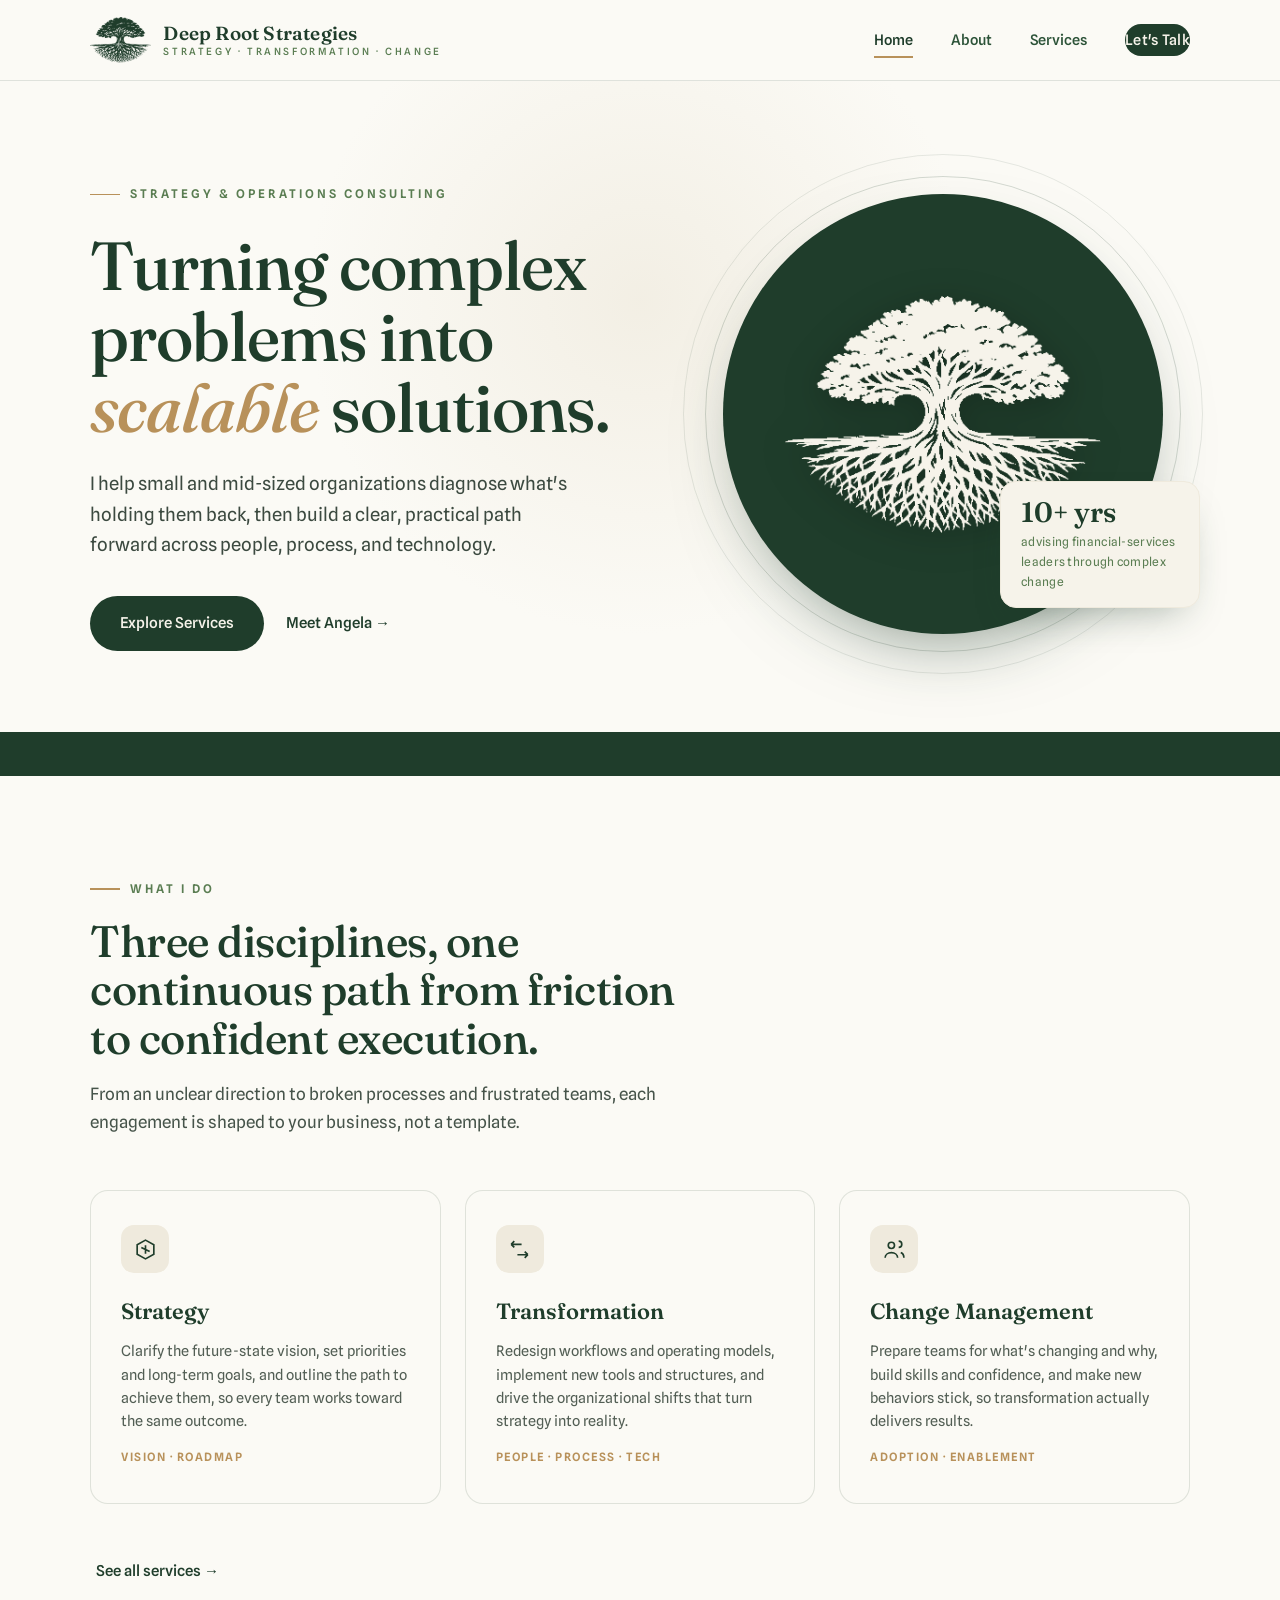
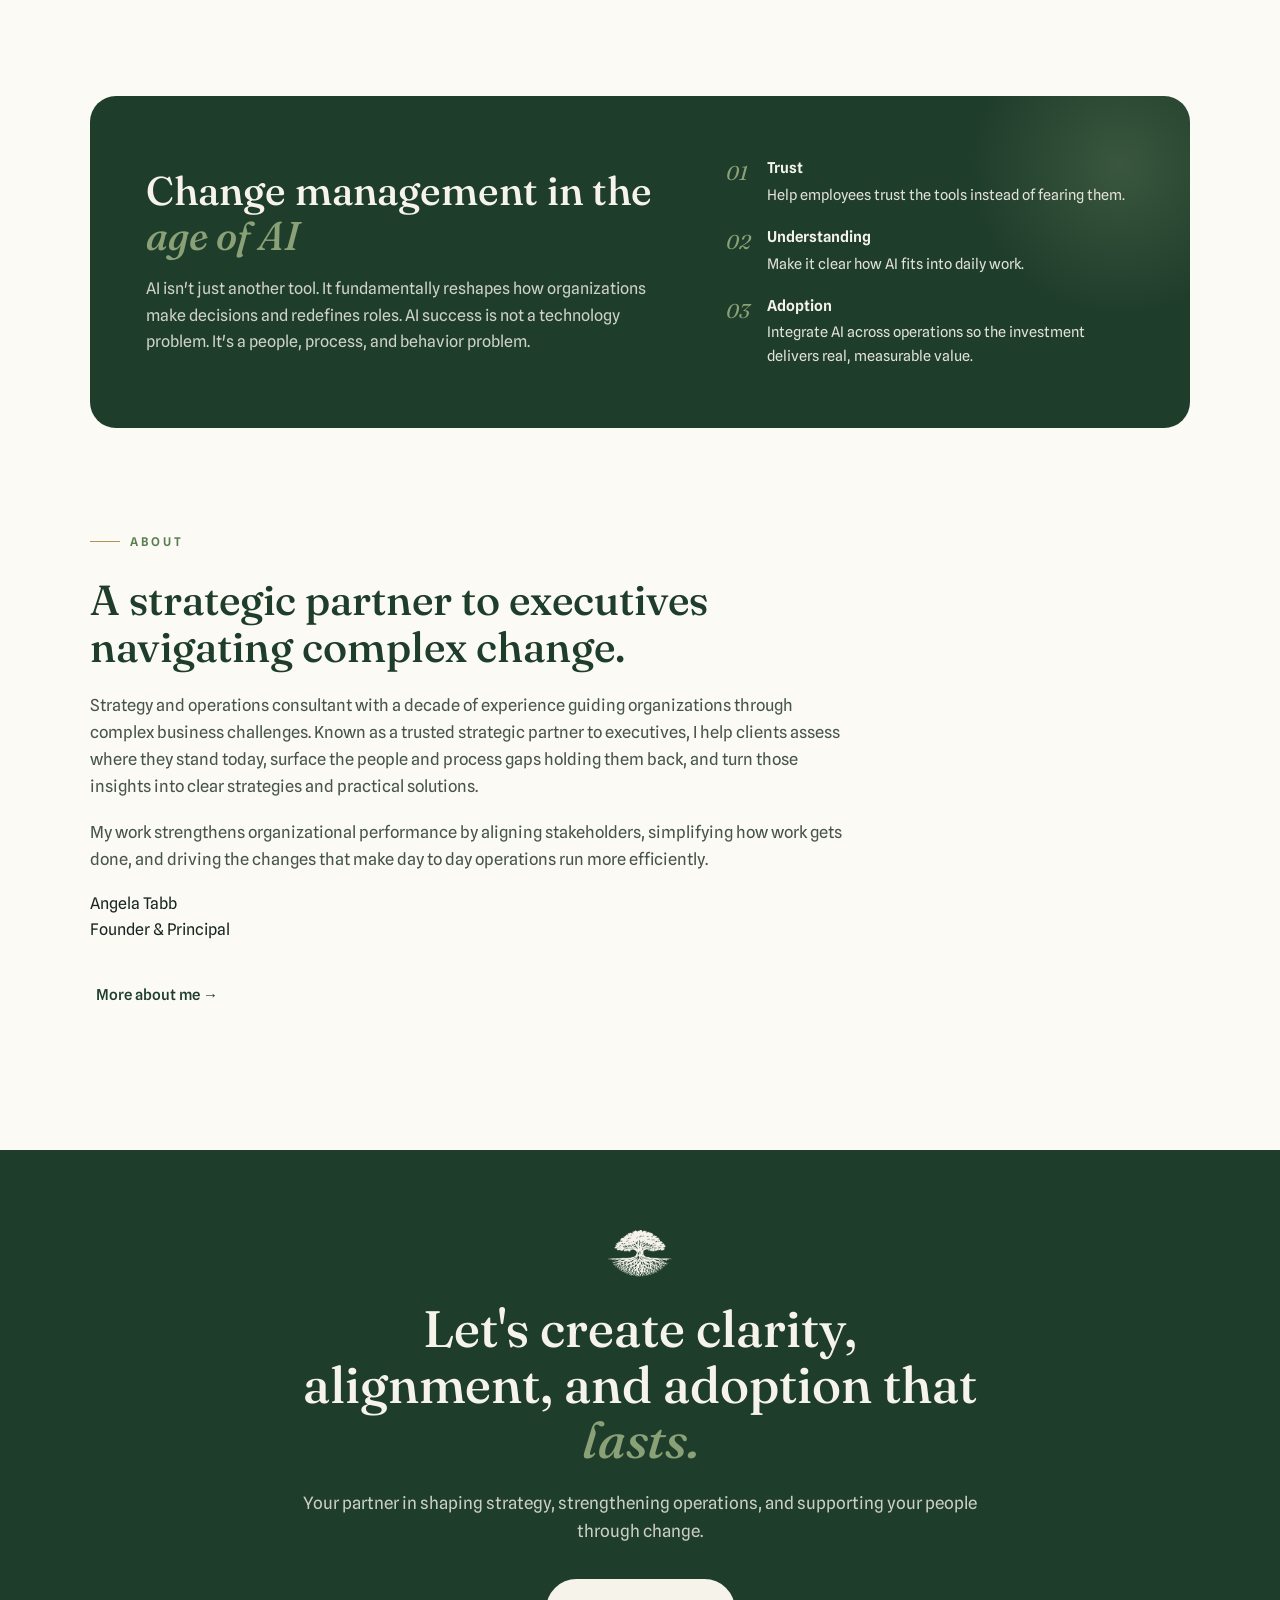
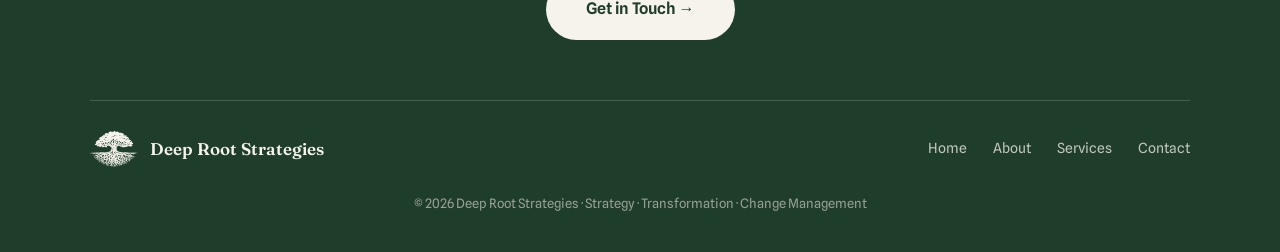
<file: index.html>
<!DOCTYPE html>
<html lang="en">
<head>
<meta charset="UTF-8">
<meta name="viewport" content="width=device-width, initial-scale=1.0">
<title>Deep Root Strategies — Strategy, Transformation &amp; Change Management</title>
<meta name="description" content="Deep Root Strategies helps small and mid-sized organizations turn complex problems into scalable solutions across strategy, transformation, and change management.">
<meta name="author" content="Angela Tabb">
<link rel="canonical" href="https://www.deeproot-strategies.com/">

<!-- Open Graph -->
<meta property="og:type" content="website">
<meta property="og:title" content="Deep Root Strategies — Strategy, Transformation &amp; Change Management">
<meta property="og:description" content="Turning complex problems into scalable solutions.">
<meta property="og:url" content="https://www.deeproot-strategies.com/">
<meta property="og:image" content="https://www.deeproot-strategies.com/assets/icon-512.png">
<meta name="twitter:card" content="summary">

<!-- Favicons / touch icons -->
<link rel="icon" href="assets/favicon.ico" sizes="any">
<link rel="icon" type="image/svg+xml" href="assets/favicon.svg">
<link rel="icon" type="image/png" sizes="32x32" href="assets/favicon-32.png">
<link rel="icon" type="image/png" sizes="16x16" href="assets/favicon-16.png">
<link rel="apple-touch-icon" sizes="180x180" href="assets/apple-touch-icon.png">
<link rel="manifest" href="assets/site.webmanifest">
<meta name="theme-color" content="#1f3d2b">

<link rel="preconnect" href="https://fonts.googleapis.com">
<link rel="preconnect" href="https://fonts.gstatic.com" crossorigin>
<link href="https://fonts.googleapis.com/css2?family=Fraunces:ital,opsz,wght@0,9..144,400;0,9..144,500;0,9..144,600;1,9..144,400&family=Spline+Sans:wght@400;500;600&display=swap" rel="stylesheet">
<link rel="stylesheet" href="assets/styles.css">

<!-- Structured data for search -->
<script type="application/ld+json">
{
  "@context":"https://schema.org",
  "@type":"ProfessionalService",
  "name":"Deep Root Strategies",
  "description":"Strategy, transformation, and change management consulting for small and mid-sized organizations.",
  "founder":{"@type":"Person","name":"Angela Tabb","jobTitle":"Founder & Principal"},
  "areaServed":"United States",
  "email":"angela.tabb@deeproot-strategies.com",
  "url":"https://www.deeproot-strategies.com/",
  "logo":"https://www.deeproot-strategies.com/assets/icon-512.png",
  "slogan":"Turning complex problems into scalable solutions"
}
</script>
</head>
<body>

<nav>
  <div class="wrap nav-inner">
    <a href="index.html" class="brand">
      <img class="logo" src="assets/logo-green.png" alt="Deep Root Strategies logo">
      <span class="name">Deep Root Strategies<span>Strategy · Transformation · Change</span></span>
    </a>
    <button class="nav-toggle" aria-label="Toggle menu" onclick="document.getElementById('navlinks').classList.toggle('open')">
      <svg viewBox="0 0 24 24"><path d="M3 6h18M3 12h18M3 18h18"/></svg>
    </button>
    <div class="nav-links" id="navlinks">
      <a href="index.html" class="active">Home</a>
      <a href="about.html">About</a>
      <a href="services.html">Services</a>
      <a class="nav-cta" href="mailto:angela.tabb@deeproot-strategies.com">Let's Talk</a>
    </div>
  </div>
</nav>

<header class="hero">
  <div class="wrap hero-grid">
    <div>
      <span class="eyebrow">Strategy &amp; Operations Consulting</span>
      <h1>Turning complex problems into <em>scalable</em> solutions.</h1>
      <p class="lede">I help small and mid-sized organizations diagnose what's holding them back, then build a clear, practical path forward across people, process, and technology.</p>
      <div class="hero-actions">
        <a class="btn-primary" href="services.html">Explore Services</a>
        <a class="btn-ghost" href="about.html">Meet Angela →</a>
      </div>
    </div>
    <div class="hero-visual">
      <div class="logo-stage">
        <div class="ring3"></div>
        <div class="ring2"></div>
        <div class="ring"></div>
        <img class="hero-logo" src="assets/logo-cream.png" alt="Deep Root Strategies tree logo">
      </div>
      <div class="hero-badge">
        <div class="big">10+ yrs</div>
        <div class="small">advising financial-services leaders through complex change</div>
      </div>
    </div>
  </div>
</header>

<div class="strip">
  <div class="wrap strip-inner">
  </div>
</div>

<section class="block">
  <div class="wrap">
    <div class="sec-head">
      <span class="eyebrow">What I Do</span>
      <h2>Three disciplines, one continuous path from friction to confident execution.</h2>
      <p>From an unclear direction to broken processes and frustrated teams, each engagement is shaped to your business, not a template.</p>
    </div>
    <div class="cards">
      <div class="card">
        <div class="ic"><svg viewBox="0 0 24 24"><path d="M12 3l8 4.5v9L12 21l-8-4.5v-9L12 3z"/><path d="M12 8v8M8 10l8 4"/></svg></div>
        <h3>Strategy</h3>
        <p>Clarify the future-state vision, set priorities and long-term goals, and outline the path to achieve them, so every team works toward the same outcome.</p>
        <span class="tag">Vision · Roadmap</span>
      </div>
      <div class="card">
        <div class="ic"><svg viewBox="0 0 24 24"><path d="M4 7h10M4 7l3-3M4 7l3 3M20 17H10M20 17l-3-3M20 17l-3 3"/></svg></div>
        <h3>Transformation</h3>
        <p>Redesign workflows and operating models, implement new tools and structures, and drive the organizational shifts that turn strategy into reality.</p>
        <span class="tag">People · Process · Tech</span>
      </div>
      <div class="card">
        <div class="ic"><svg viewBox="0 0 24 24"><circle cx="9" cy="8" r="3"/><path d="M3 20c0-3 2.7-5 6-5s6 2 6 5"/><path d="M16 4a3 3 0 010 6M18 15c2 .6 3 2.3 3 5"/></svg></div>
        <h3>Change Management</h3>
        <p>Prepare teams for what's changing and why, build skills and confidence, and make new behaviors stick, so transformation actually delivers results.</p>
        <span class="tag">Adoption · Enablement</span>
      </div>
    </div>
    <div style="margin-top:40px">
      <a class="btn-ghost" href="services.html">See all services →</a>
    </div>
  </div>
</section>

<section class="block" style="padding-top:0">
  <div class="wrap">
    <div class="ai-band">
      <div>
        <h2>Change management in the <em>age of AI</em></h2>
        <p>AI isn't just another tool. It fundamentally reshapes how organizations make decisions and redefines roles. AI success is not a technology problem. It's a people, process, and behavior problem.</p>
      </div>
      <div class="ai-points">
        <div class="ai-point"><span class="n">01</span><span class="t"><b>Trust</b>Help employees trust the tools instead of fearing them.</span></div>
        <div class="ai-point"><span class="n">02</span><span class="t"><b>Understanding</b>Make it clear how AI fits into daily work.</span></div>
        <div class="ai-point"><span class="n">03</span><span class="t"><b>Adoption</b>Integrate AI across operations so the investment delivers real, measurable value.</span></div>
      </div>
    </div>
  </div>
</section>

<section class="block" style="padding-top:0">
  <div class="wrap">
    <div style="max-width:760px">
      <span class="eyebrow">About</span>
      <h2 style="font-family:'Fraunces',serif;font-weight:500;font-size:clamp(28px,3.4vw,42px);color:var(--forest);line-height:1.1;margin-bottom:22px">A strategic partner to executives navigating complex change.</h2>
      <p style="font-size:16.5px;color:#46544a;margin-bottom:18px">Strategy and operations consultant with a decade of experience guiding organizations through complex business challenges. Known as a trusted strategic partner to executives, I help clients assess where they stand today, surface the people and process gaps holding them back, and turn those insights into clear strategies and practical solutions.</p>
      <p style="font-size:16.5px;color:#46544a;margin-bottom:18px">My work strengthens organizational performance by aligning stakeholders, simplifying how work gets done, and driving the changes that make day to day operations run more efficiently.</p>
      <div class="sig">Angela Tabb</div>
      <div class="role">Founder &amp; Principal</div>
      <div style="margin-top:24px"><a class="btn-ghost" href="about.html">More about me →</a></div>
    </div>
  </div>
</section>

<footer id="contact">
  <div class="wrap">
    <div class="foot-cta">
      <img class="foot-logo" src="assets/logo-cream.png" alt="Deep Root Strategies">
      <h2>Let's create clarity, alignment, and adoption that <em>lasts.</em></h2>
      <p>Your partner in shaping strategy, strengthening operations, and supporting your people through change.</p>
      <a class="foot-btn" href="mailto:angela.tabb@deeproot-strategies.com">Get in Touch →</a>
    </div>
    <div class="foot-bottom">
      <div class="foot-brand">
        <img class="logo" src="assets/logo-cream.png" alt="">
        <span class="name">Deep Root Strategies</span>
      </div>
      <div class="foot-links">
        <a href="index.html">Home</a><a href="about.html">About</a><a href="services.html">Services</a>
        <a href="mailto:angela.tabb@deeproot-strategies.com">Contact</a>
      </div>
      <div class="foot-meta">© 2026 Deep Root Strategies · Strategy · Transformation · Change Management</div>
    </div>
  </div>
</footer>

</body>
</html>
</file>
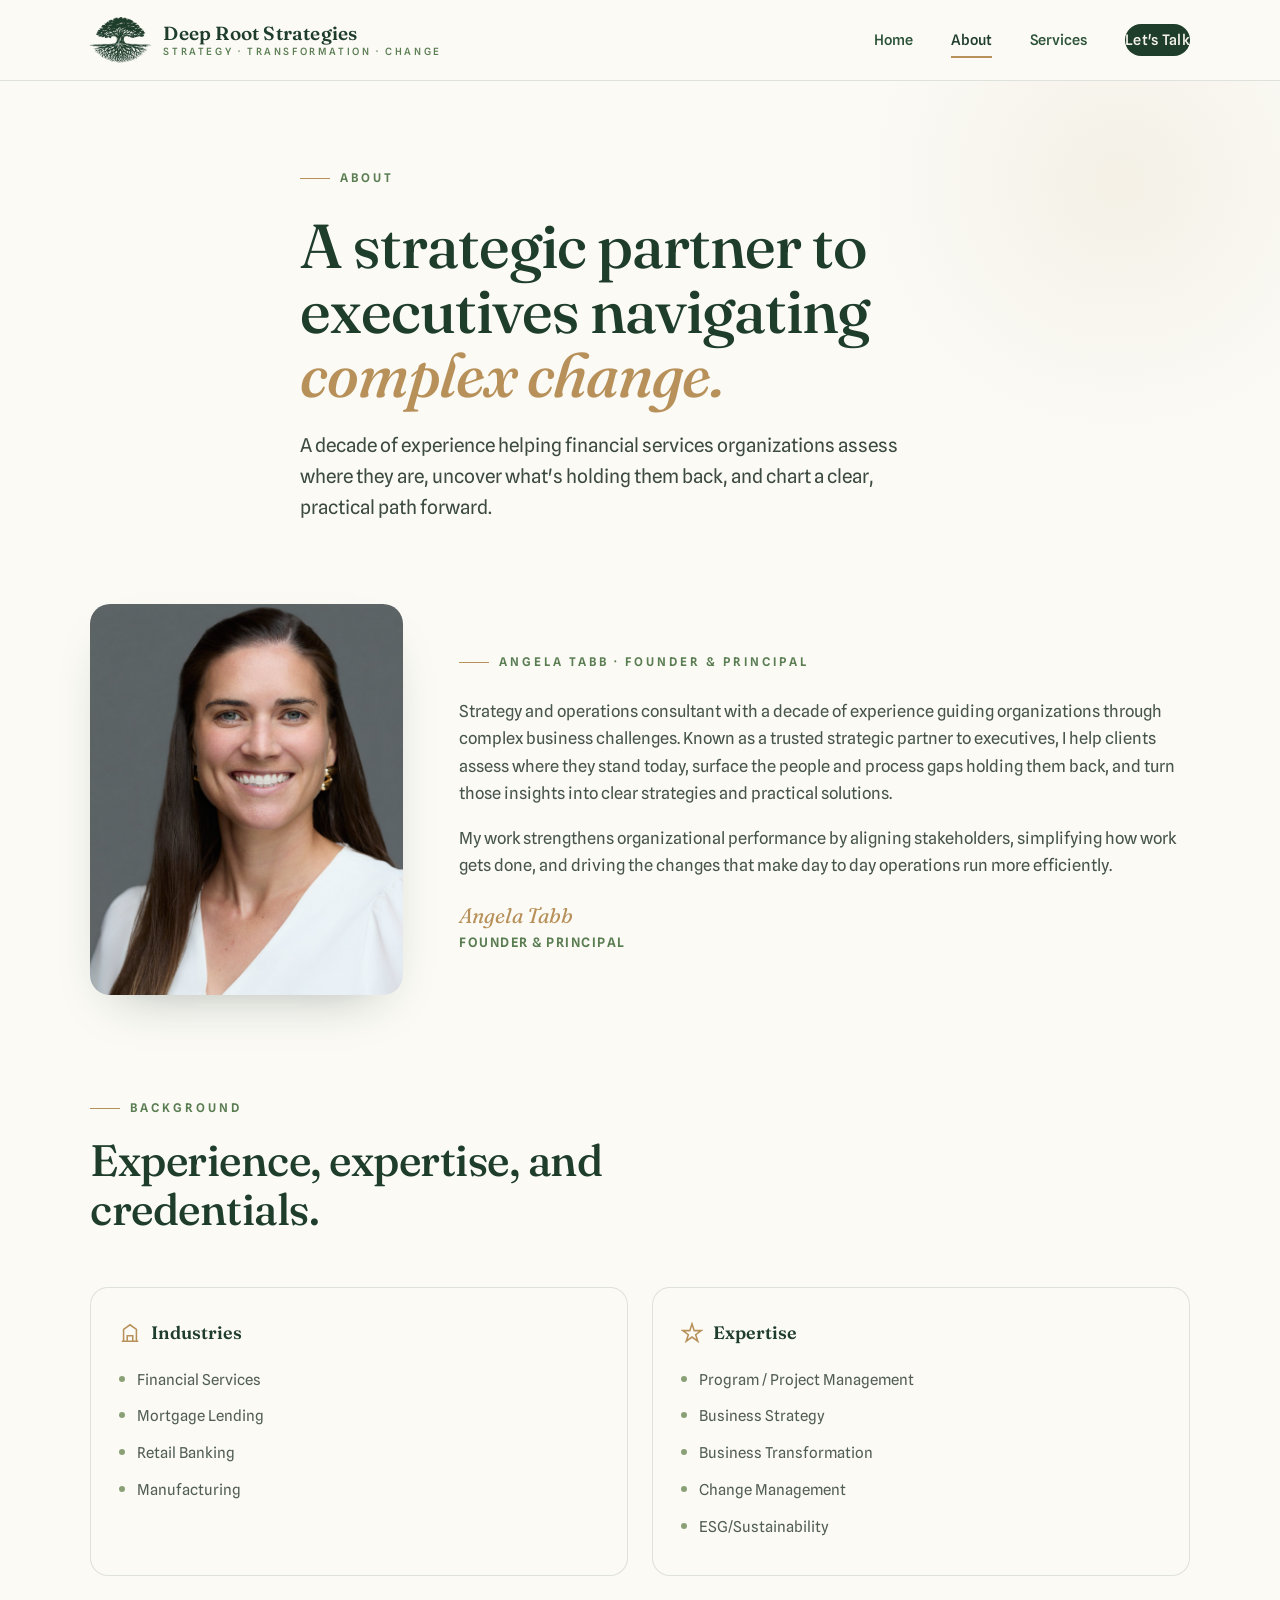
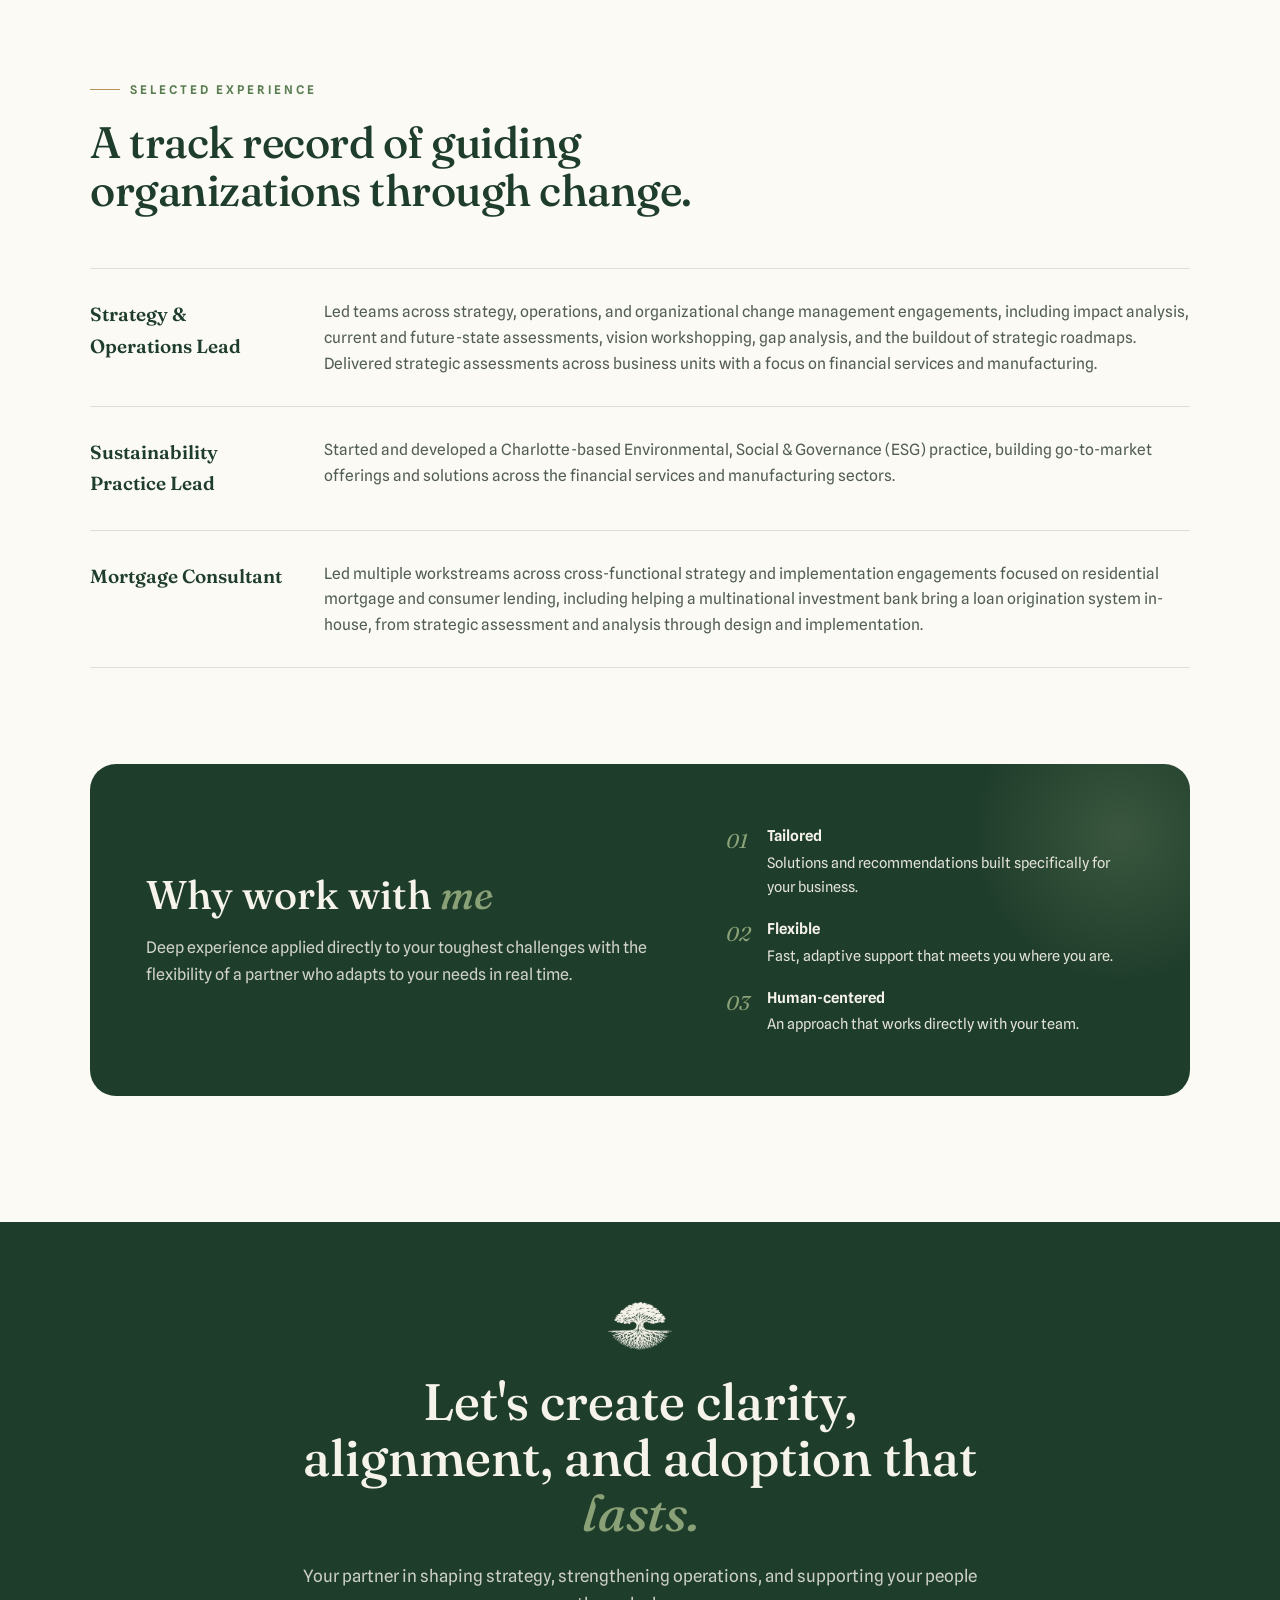
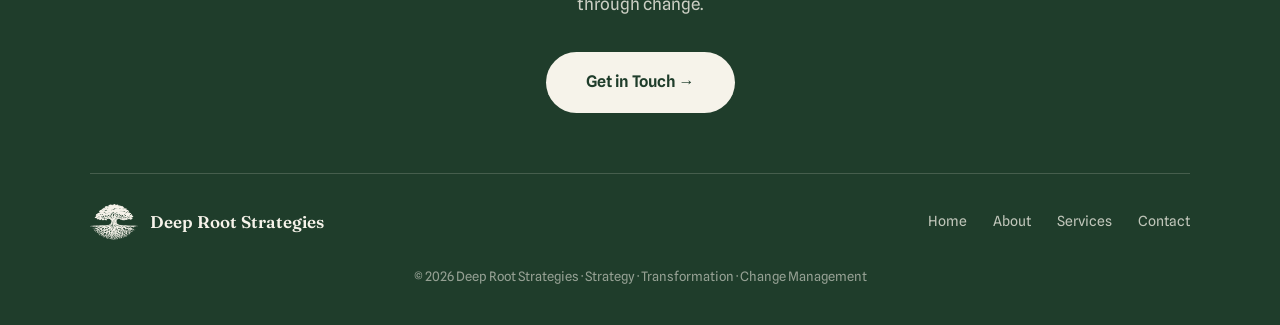
<file: about.html>
<!DOCTYPE html>
<html lang="en">
<head>
<meta charset="UTF-8">
<meta name="viewport" content="width=device-width, initial-scale=1.0">
<title>About Angela Tabb — Deep Root Strategies</title>
<meta name="description" content="Angela Tabb is a strategy and operations consultant with a decade of experience advising financial-services organizations through complex change.">
<meta name="author" content="Angela Tabb">
<link rel="canonical" href="https://www.deeproot-strategies.com/about.html">

<meta property="og:type" content="profile">
<meta property="og:title" content="About Angela Tabb — Deep Root Strategies">
<meta property="og:description" content="A strategic partner to executives navigating complex change.">
<meta property="og:url" content="https://www.deeproot-strategies.com/about.html">
<meta property="og:image" content="https://www.deeproot-strategies.com/assets/icon-512.png">
<meta name="twitter:card" content="summary">

<link rel="icon" href="assets/favicon.ico" sizes="any">
<link rel="icon" type="image/svg+xml" href="assets/favicon.svg">
<link rel="icon" type="image/png" sizes="32x32" href="assets/favicon-32.png">
<link rel="icon" type="image/png" sizes="16x16" href="assets/favicon-16.png">
<link rel="apple-touch-icon" sizes="180x180" href="assets/apple-touch-icon.png">
<link rel="manifest" href="assets/site.webmanifest">
<meta name="theme-color" content="#1f3d2b">

<link rel="preconnect" href="https://fonts.googleapis.com">
<link rel="preconnect" href="https://fonts.gstatic.com" crossorigin>
<link href="https://fonts.googleapis.com/css2?family=Fraunces:ital,opsz,wght@0,9..144,400;0,9..144,500;0,9..144,600;1,9..144,400&family=Spline+Sans:wght@400;500;600&display=swap" rel="stylesheet">
<link rel="stylesheet" href="assets/styles.css">
</head>
<body>

<nav>
  <div class="wrap nav-inner">
    <a href="index.html" class="brand">
      <img class="logo" src="assets/logo-green.png" alt="Deep Root Strategies logo">
      <span class="name">Deep Root Strategies<span>Strategy · Transformation · Change</span></span>
    </a>
    <button class="nav-toggle" aria-label="Toggle menu" onclick="document.getElementById('navlinks').classList.toggle('open')">
      <svg viewBox="0 0 24 24"><path d="M3 6h18M3 12h18M3 18h18"/></svg>
    </button>
    <div class="nav-links" id="navlinks">
      <a href="index.html">Home</a>
      <a href="about.html" class="active">About</a>
      <a href="services.html">Services</a>
      <a class="nav-cta" href="mailto:angela.tabb@deeproot-strategies.com">Let's Talk</a>
    </div>
  </div>
</nav>

<header class="page-hero">
  <div class="wrap inner">
    <span class="eyebrow">About</span>
    <h1>A strategic partner to executives navigating <em>complex change.</em></h1>
    <p class="lede">A decade of experience helping financial services organizations assess where they are, uncover what's holding them back, and chart a clear, practical path forward.</p>
  </div>
</header>

<section class="block" style="padding-top:50px">
  <div class="wrap">
    <div class="about" style="grid-template-columns:.6fr 1.4fr">
      <div class="about-img">
        <img src="assets/angela.jpg" alt="Angela Tabb, Founder &amp; Principal of Deep Root Strategies">
      </div>
      <div>
        <span class="eyebrow">Angela Tabb · Founder &amp; Principal</span>
        <p>Strategy and operations consultant with a decade of experience guiding organizations through complex business challenges. Known as a trusted strategic partner to executives, I help clients assess where they stand today, surface the people and process gaps holding them back, and turn those insights into clear strategies and practical solutions.</p>
        <p>My work strengthens organizational performance by aligning stakeholders, simplifying how work gets done, and driving the changes that make day to day operations run more efficiently.</p>
        <div class="sig">Angela Tabb</div>
        <div class="role">Founder &amp; Principal</div>
      </div>
    </div>
  </div>
</section>

<section class="block" style="padding-top:0">
  <div class="wrap">
    <div class="sec-head">
      <span class="eyebrow">Background</span>
      <h2>Experience, expertise, and credentials.</h2>
    </div>
    <div class="bio-grid" style="grid-template-columns:repeat(2,1fr)">
      <div class="bio-card">
        <h3><svg viewBox="0 0 24 24"><path d="M3 21h18M5 21V8l7-5 7 5v13M9 21v-6h6v6"/></svg>Industries</h3>
        <ul>
          <li>Financial Services</li>
          <li>Mortgage Lending</li>
          <li>Retail Banking</li>
          <li>Manufacturing</li>
        </ul>
      </div>
      <div class="bio-card">
        <h3><svg viewBox="0 0 24 24"><path d="M12 2l2.4 7.4H22l-6 4.5 2.3 7.1L12 16.4 5.7 21l2.3-7.1-6-4.5h7.6z"/></svg>Expertise</h3>
        <ul>
          <li>Program / Project Management</li>
          <li>Business Strategy</li>
          <li>Business Transformation</li>
          <li>Change Management</li>
          <li>ESG/Sustainability</li>
        </ul>
      </div>
    </div>
  </div>
</section>

<section class="block" style="padding-top:0">
  <div class="wrap">
    <div class="sec-head">
      <span class="eyebrow">Selected Experience</span>
      <h2>A track record of guiding organizations through change.</h2>
    </div>
    <div class="exp">
      <div class="exp-item">
        <div class="role-t">Strategy &amp; Operations Lead</div>
        <p>Led teams across strategy, operations, and organizational change management engagements, including impact analysis, current and future-state assessments, vision workshopping, gap analysis, and the buildout of strategic roadmaps. Delivered strategic assessments across business units with a focus on financial services and manufacturing.</p>
      </div>
      <div class="exp-item">
        <div class="role-t">Sustainability Practice Lead</div>
        <p>Started and developed a Charlotte-based Environmental, Social &amp; Governance (ESG) practice, building go-to-market offerings and solutions across the financial services and manufacturing sectors.</p>
      </div>
      <div class="exp-item">
        <div class="role-t">Mortgage Consultant</div>
        <p>Led multiple workstreams across cross-functional strategy and implementation engagements focused on residential mortgage and consumer lending, including helping a multinational investment bank bring a loan origination system in-house, from strategic assessment and analysis through design and implementation.</p>
      </div>
    </div>
  </div>
</section>

<section class="block" style="padding-top:0">
  <div class="wrap">
    <div class="ai-band">
      <div>
        <h2>Why work with <em>me</em></h2>
        <p>Deep experience applied directly to your toughest challenges with the flexibility of a partner who adapts to your needs in real time.</p>
      </div>
      <div class="ai-points">
        <div class="ai-point"><span class="n">01</span><span class="t"><b>Tailored</b>Solutions and recommendations built specifically for your business.</span></div>
        <div class="ai-point"><span class="n">02</span><span class="t"><b>Flexible</b>Fast, adaptive support that meets you where you are.</span></div>
        <div class="ai-point"><span class="n">03</span><span class="t"><b>Human-centered</b>An approach that works directly with your team.</span></div>
      </div>
    </div>
  </div>
</section>

<footer id="contact">
  <div class="wrap">
    <div class="foot-cta">
      <img class="foot-logo" src="assets/logo-cream.png" alt="Deep Root Strategies">
      <h2>Let's create clarity, alignment, and adoption that <em>lasts.</em></h2>
      <p>Your partner in shaping strategy, strengthening operations, and supporting your people through change.</p>
      <a class="foot-btn" href="mailto:angela.tabb@deeproot-strategies.com">Get in Touch →</a>
    </div>
    <div class="foot-bottom">
      <div class="foot-brand">
        <img class="logo" src="assets/logo-cream.png" alt="">
        <span class="name">Deep Root Strategies</span>
      </div>
      <div class="foot-links">
        <a href="index.html">Home</a><a href="about.html">About</a><a href="services.html">Services</a>
        <a href="mailto:angela.tabb@deeproot-strategies.com">Contact</a>
      </div>
      <div class="foot-meta">© 2026 Deep Root Strategies · Strategy · Transformation · Change Management</div>
    </div>
  </div>
</footer>

</body>
</html>
</file>
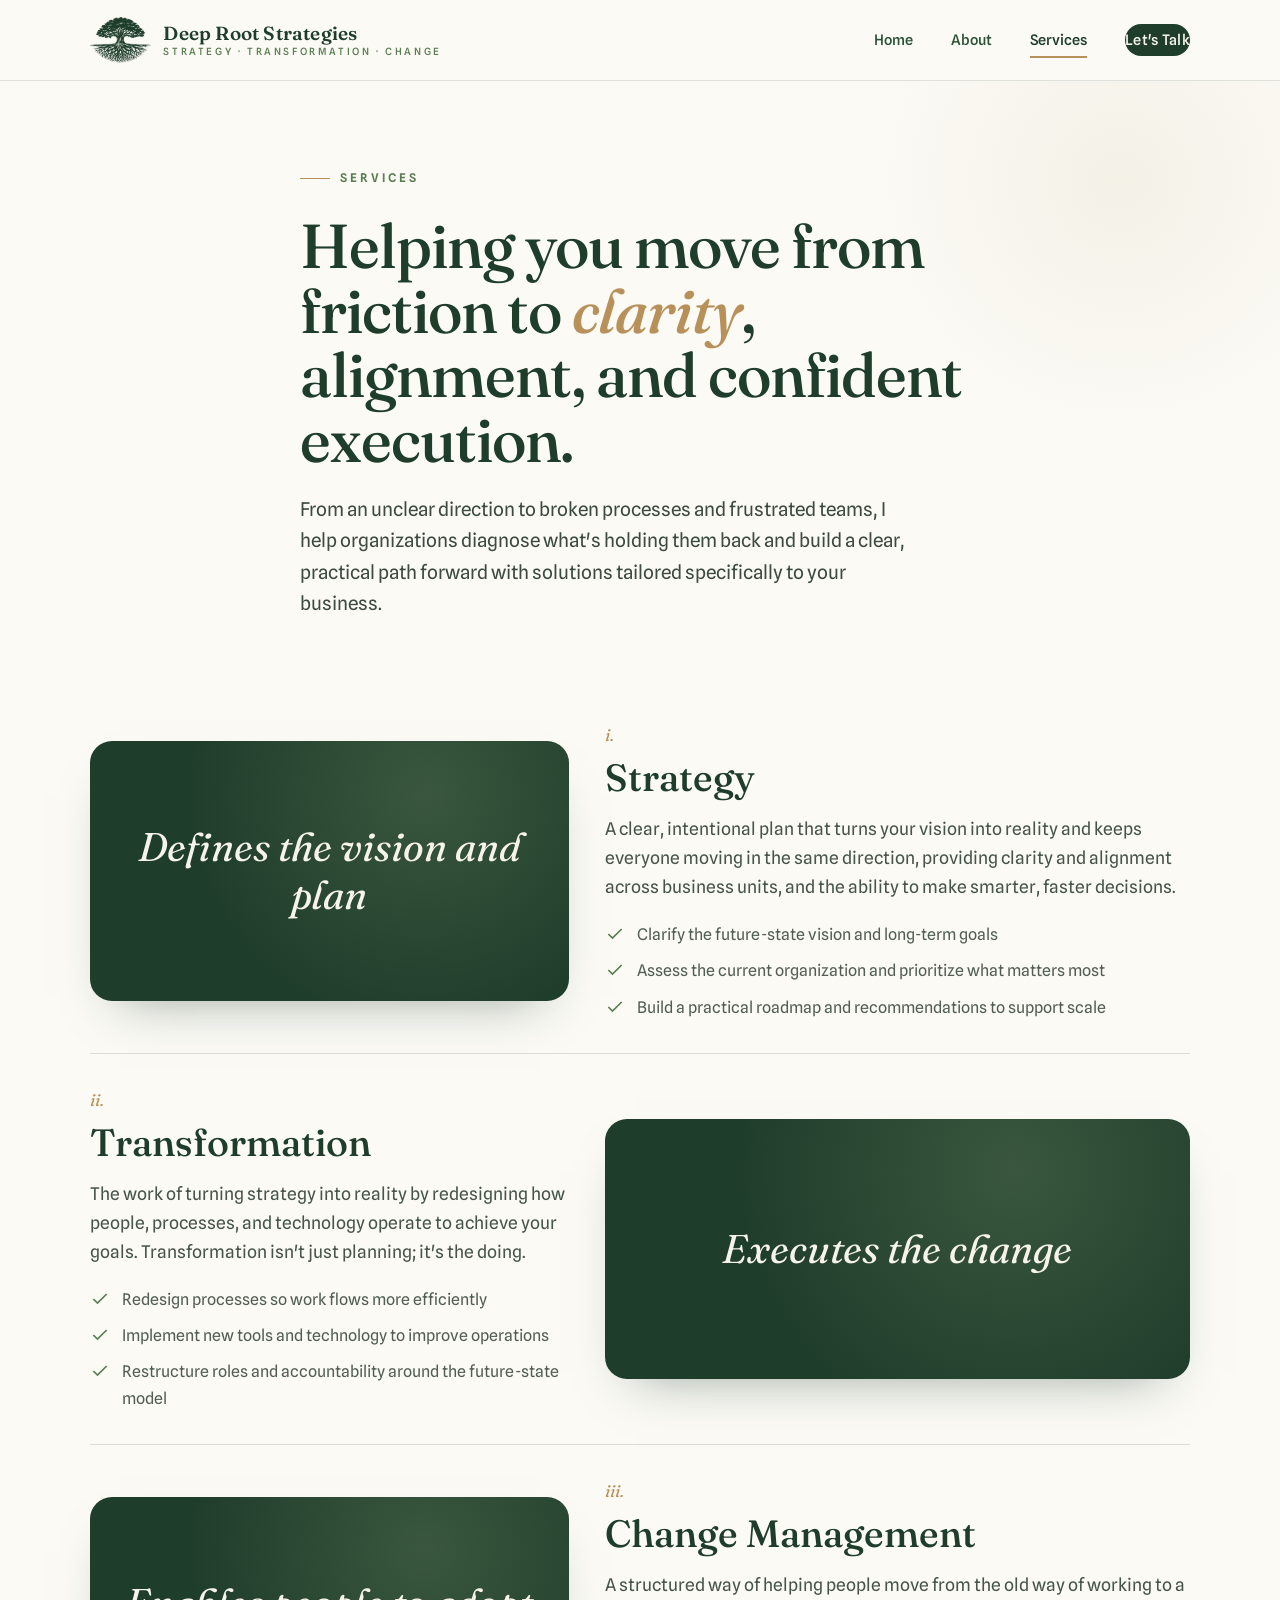
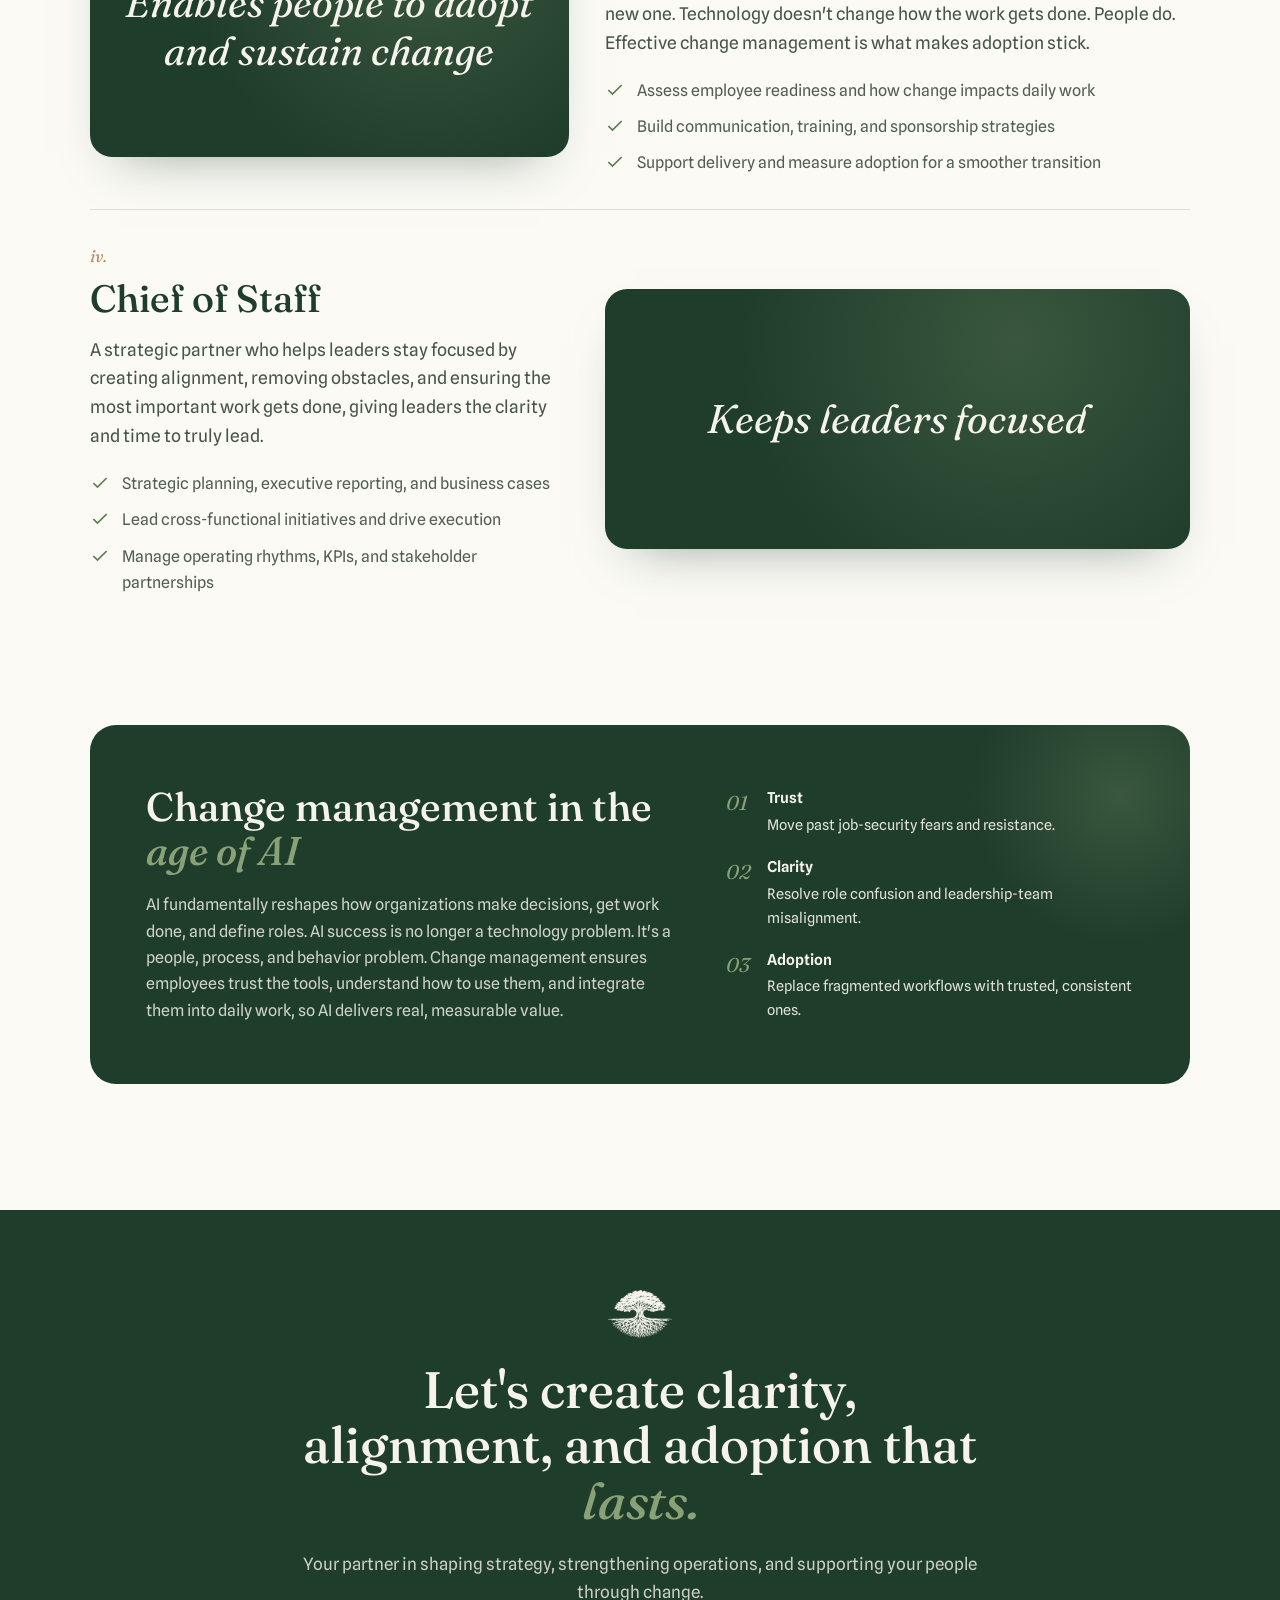
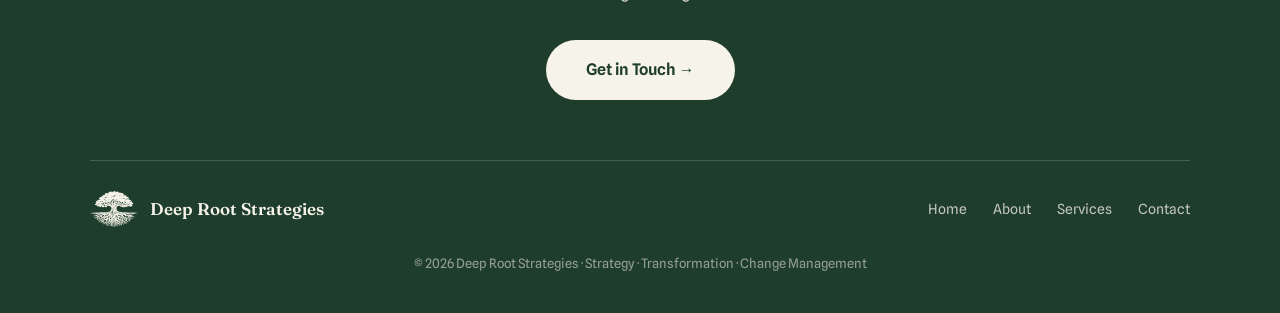
<file: services.html>
<!DOCTYPE html>
<html lang="en">
<head>
<meta charset="UTF-8">
<meta name="viewport" content="width=device-width, initial-scale=1.0">
<title>Services — Deep Root Strategies</title>
<meta name="description" content="Strategy, transformation, change management, and Chief of Staff support for small and mid-sized organizations — from Deep Root Strategies.">
<meta name="author" content="Angela Tabb">
<link rel="canonical" href="https://www.deeproot-strategies.com/services.html">

<meta property="og:type" content="website">
<meta property="og:title" content="Services — Deep Root Strategies">
<meta property="og:description" content="Strategy, transformation, change management, and Chief of Staff support.">
<meta property="og:url" content="https://www.deeproot-strategies.com/services.html">
<meta property="og:image" content="https://www.deeproot-strategies.com/assets/icon-512.png">
<meta name="twitter:card" content="summary">

<link rel="icon" href="assets/favicon.ico" sizes="any">
<link rel="icon" type="image/svg+xml" href="assets/favicon.svg">
<link rel="icon" type="image/png" sizes="32x32" href="assets/favicon-32.png">
<link rel="icon" type="image/png" sizes="16x16" href="assets/favicon-16.png">
<link rel="apple-touch-icon" sizes="180x180" href="assets/apple-touch-icon.png">
<link rel="manifest" href="assets/site.webmanifest">
<meta name="theme-color" content="#1f3d2b">

<link rel="preconnect" href="https://fonts.googleapis.com">
<link rel="preconnect" href="https://fonts.gstatic.com" crossorigin>
<link href="https://fonts.googleapis.com/css2?family=Fraunces:ital,opsz,wght@0,9..144,400;0,9..144,500;0,9..144,600;1,9..144,400&family=Spline+Sans:wght@400;500;600&display=swap" rel="stylesheet">
<link rel="stylesheet" href="assets/styles.css">
</head>
<body>

<nav>
  <div class="wrap nav-inner">
    <a href="index.html" class="brand">
      <img class="logo" src="assets/logo-green.png" alt="Deep Root Strategies logo">
      <span class="name">Deep Root Strategies<span>Strategy · Transformation · Change</span></span>
    </a>
    <button class="nav-toggle" aria-label="Toggle menu" onclick="document.getElementById('navlinks').classList.toggle('open')">
      <svg viewBox="0 0 24 24"><path d="M3 6h18M3 12h18M3 18h18"/></svg>
    </button>
    <div class="nav-links" id="navlinks">
      <a href="index.html">Home</a>
      <a href="about.html">About</a>
      <a href="services.html" class="active">Services</a>
      <a class="nav-cta" href="mailto:angela.tabb@deeproot-strategies.com">Let's Talk</a>
    </div>
  </div>
</nav>

<header class="page-hero">
  <div class="wrap inner">
    <span class="eyebrow">Services</span>
    <h1>Helping you move from friction to <em>clarity</em>, alignment, and confident execution.</h1>
    <p class="lede">From an unclear direction to broken processes and frustrated teams, I help organizations diagnose what's holding them back and build a clear, practical path forward with solutions tailored specifically to your business.</p>
  </div>
</header>

<section class="block" style="padding-top:40px">
  <div class="wrap">
    <div class="svc-detail">

      <!-- Strategy -->
      <div class="svc-block">
        <div class="svc-visual">
          <span class="lbl">Defines the vision and plan</span>
        </div>
        <div class="svc-text">
          <div class="num">i.</div>
          <h2>Strategy</h2>
          <p class="d">A clear, intentional plan that turns your vision into reality and keeps everyone moving in the same direction, providing clarity and alignment across business units, and the ability to make smarter, faster decisions.</p>
          <div class="areas">
            <div class="a"><svg viewBox="0 0 24 24"><path d="M20 6L9 17l-5-5"/></svg>Clarify the future-state vision and long-term goals</div>
            <div class="a"><svg viewBox="0 0 24 24"><path d="M20 6L9 17l-5-5"/></svg>Assess the current organization and prioritize what matters most</div>
            <div class="a"><svg viewBox="0 0 24 24"><path d="M20 6L9 17l-5-5"/></svg>Build a practical roadmap and recommendations to support scale</div>
          </div>
        </div>
      </div>

      <!-- Transformation -->
      <div class="svc-block flip">
        <div class="svc-visual">
          <span class="lbl">Executes the change</span>
        </div>
        <div class="svc-text">
          <div class="num">ii.</div>
          <h2>Transformation</h2>
          <p class="d">The work of turning strategy into reality by redesigning how people, processes, and technology operate to achieve your goals. Transformation isn't just planning; it's the doing.</p>
          <div class="areas">
            <div class="a"><svg viewBox="0 0 24 24"><path d="M20 6L9 17l-5-5"/></svg>Redesign processes so work flows more efficiently</div>
            <div class="a"><svg viewBox="0 0 24 24"><path d="M20 6L9 17l-5-5"/></svg>Implement new tools and technology to improve operations</div>
            <div class="a"><svg viewBox="0 0 24 24"><path d="M20 6L9 17l-5-5"/></svg>Restructure roles and accountability around the future-state model</div>
          </div>
        </div>
      </div>

      <!-- Change Management -->
      <div class="svc-block">
        <div class="svc-visual">
          <span class="lbl">Enables people to adopt and sustain change</span>
        </div>
        <div class="svc-text">
          <div class="num">iii.</div>
          <h2>Change Management</h2>
          <p class="d">A structured way of helping people move from the old way of working to a new one. Technology doesn't change how the work gets done. People do. Effective change management is what makes adoption stick.</p>
          <div class="areas">
            <div class="a"><svg viewBox="0 0 24 24"><path d="M20 6L9 17l-5-5"/></svg>Assess employee readiness and how change impacts daily work</div>
            <div class="a"><svg viewBox="0 0 24 24"><path d="M20 6L9 17l-5-5"/></svg>Build communication, training, and sponsorship strategies</div>
            <div class="a"><svg viewBox="0 0 24 24"><path d="M20 6L9 17l-5-5"/></svg>Support delivery and measure adoption for a smoother transition</div>
          </div>
        </div>
      </div>

      <!-- Chief of Staff -->
      <div class="svc-block flip">
        <div class="svc-visual">
          <span class="lbl">Keeps leaders focused</span>
        </div>
        <div class="svc-text">
          <div class="num">iv.</div>
          <h2>Chief of Staff</h2>
          <p class="d">A strategic partner who helps leaders stay focused by creating alignment, removing obstacles, and ensuring the most important work gets done, giving leaders the clarity and time to truly lead.</p>
          <div class="areas">
            <div class="a"><svg viewBox="0 0 24 24"><path d="M20 6L9 17l-5-5"/></svg>Strategic planning, executive reporting, and business cases</div>
            <div class="a"><svg viewBox="0 0 24 24"><path d="M20 6L9 17l-5-5"/></svg>Lead cross-functional initiatives and drive execution</div>
            <div class="a"><svg viewBox="0 0 24 24"><path d="M20 6L9 17l-5-5"/></svg>Manage operating rhythms, KPIs, and stakeholder partnerships</div>
          </div>
        </div>
      </div>

    </div>
  </div>
</section>

<section class="block" style="padding-top:0">
  <div class="wrap">
    <div class="ai-band">
      <div>
        <h2>Change management in the <em>age of AI</em></h2>
        <p>AI fundamentally reshapes how organizations make decisions, get work done, and define roles. AI success is no longer a technology problem. It's a people, process, and behavior problem. Change management ensures employees trust the tools, understand how to use them, and integrate them into daily work, so AI delivers real, measurable value.</p>
      </div>
      <div class="ai-points">
        <div class="ai-point"><span class="n">01</span><span class="t"><b>Trust</b>Move past job-security fears and resistance.</span></div>
        <div class="ai-point"><span class="n">02</span><span class="t"><b>Clarity</b>Resolve role confusion and leadership-team misalignment.</span></div>
        <div class="ai-point"><span class="n">03</span><span class="t"><b>Adoption</b>Replace fragmented workflows with trusted, consistent ones.</span></div>
      </div>
    </div>
  </div>
</section>

<footer id="contact">
  <div class="wrap">
    <div class="foot-cta">
      <img class="foot-logo" src="assets/logo-cream.png" alt="Deep Root Strategies">
      <h2>Let's create clarity, alignment, and adoption that <em>lasts.</em></h2>
      <p>Your partner in shaping strategy, strengthening operations, and supporting your people through change.</p>
      <a class="foot-btn" href="mailto:angela.tabb@deeproot-strategies.com">Get in Touch →</a>
    </div>
    <div class="foot-bottom">
      <div class="foot-brand">
        <img class="logo" src="assets/logo-cream.png" alt="">
        <span class="name">Deep Root Strategies</span>
      </div>
      <div class="foot-links">
        <a href="index.html">Home</a><a href="about.html">About</a><a href="services.html">Services</a>
        <a href="mailto:angela.tabb@deeproot-strategies.com">Contact</a>
      </div>
      <div class="foot-meta">© 2026 Deep Root Strategies · Strategy · Transformation · Change Management</div>
    </div>
  </div>
</footer>

</body>
</html>
</file>
<file: assets/styles.css>
/* ============================================================
   Deep Root Strategies — shared styles
   Editorial / refined direction (forest green + cream)
   ============================================================ */
:root{
  --forest:#1f3d2b;
  --forest-2:#2c5338;
  --moss:#5a7d52;
  --sage:#8aa177;
  --cream:#f6f3ea;
  --cream-2:#efeadd;
  --ink:#1a2620;
  --paper:#fbfaf5;
  --gold:#b8915a;
  --muted:#525e54;
}
*{box-sizing:border-box;margin:0;padding:0}
html{scroll-behavior:smooth}
body{
  font-family:'Spline Sans',sans-serif;
  color:var(--ink);
  background:var(--paper);
  line-height:1.65;
  -webkit-font-smoothing:antialiased;
}
.serif{font-family:'Fraunces',serif}
a{color:inherit;text-decoration:none}
img{display:block;max-width:100%}
.wrap{max-width:1180px;margin:0 auto;padding:0 40px}

/* ---------- NAV ---------- */
nav{
  position:sticky;top:0;z-index:50;
  background:rgba(251,250,245,.88);
  backdrop-filter:blur(10px);
  border-bottom:1px solid rgba(31,61,43,.12);
}
.nav-inner{display:flex;align-items:center;justify-content:space-between;height:80px}
.brand{display:flex;align-items:center;gap:12px}
.brand .logo{height:46px;width:auto;flex-shrink:0}
.brand .name{font-family:'Fraunces',serif;font-weight:600;font-size:19px;letter-spacing:.2px;color:var(--forest);line-height:1.05}
.brand .name span{display:block;font-family:'Spline Sans',sans-serif;font-weight:500;font-size:10px;letter-spacing:2.6px;text-transform:uppercase;color:var(--moss);margin-top:2px}
.nav-links{display:flex;gap:38px;align-items:center}
.nav-links a{font-size:14.5px;font-weight:500;color:var(--forest-2);position:relative;padding:4px 0}
.nav-links a:not(.nav-cta)::after{content:"";position:absolute;left:0;bottom:-2px;width:0;height:1.5px;background:var(--gold);transition:width .3s}
.nav-links a:not(.nav-cta):hover::after{width:100%}
.nav-links a.active:not(.nav-cta){color:var(--forest)}
.nav-links a.active:not(.nav-cta)::after{width:100%}
.nav-cta{background:var(--forest);color:var(--cream)!important;padding:11px 26px;border-radius:30px;font-size:13.5px;letter-spacing:.3px;transition:background .25s;white-space:nowrap}
.nav-cta:hover{background:var(--forest-2)}

/* mobile nav toggle */
.nav-toggle{display:none;background:none;border:none;cursor:pointer;width:42px;height:42px;align-items:center;justify-content:center}
.nav-toggle svg{width:26px;height:26px;stroke:var(--forest);stroke-width:1.8;fill:none}

/* ---------- BUTTONS ---------- */
.btn-primary{background:var(--forest);color:var(--cream);padding:15px 30px;border-radius:32px;font-weight:500;font-size:15px;transition:transform .2s,background .25s;display:inline-block}
.btn-primary:hover{transform:translateY(-2px);background:var(--forest-2)}
.btn-ghost{color:var(--forest);font-weight:500;font-size:15px;padding:15px 6px;border-bottom:1.5px solid transparent;transition:border-color .25s;display:inline-block}
.btn-ghost:hover{border-color:var(--gold)}

/* ---------- SHARED EYEBROW + SECTION HEAD ---------- */
.eyebrow{display:inline-flex;align-items:center;gap:10px;font-size:12px;letter-spacing:3px;text-transform:uppercase;color:var(--moss);font-weight:600;margin-bottom:26px}
.eyebrow::before{content:"";width:30px;height:1.5px;background:var(--gold)}
section.block{padding:96px 0}
.sec-head{max-width:620px;margin-bottom:54px}
.sec-head .eyebrow{margin-bottom:18px}
.sec-head h2{font-family:'Fraunces',serif;font-weight:500;font-size:clamp(30px,3.6vw,44px);line-height:1.1;letter-spacing:-.5px;color:var(--forest)}
.sec-head p{margin-top:18px;font-size:17px;color:#46544a}

/* ---------- PAGE HERO (inner pages) ---------- */
.page-hero{padding:80px 0 30px;position:relative;overflow:hidden}
.page-hero::before{content:"";position:absolute;top:-180px;right:-120px;width:560px;height:560px;border-radius:50%;background:radial-gradient(circle,var(--cream-2),transparent 64%);opacity:.6;z-index:0}
.page-hero .inner{position:relative;z-index:1;max-width:760px}
.page-hero h1{font-family:'Fraunces',serif;font-weight:500;font-size:clamp(38px,5vw,62px);line-height:1.04;letter-spacing:-1px;color:var(--forest);margin-bottom:22px}
.page-hero h1 em{font-style:italic;color:var(--gold)}
.page-hero p.lede{font-size:19px;color:#3c4a40;max-width:620px}

/* ---------- HOME HERO ---------- */
.hero{padding:96px 0 80px;position:relative;overflow:hidden}
.hero::before{content:"";position:absolute;top:-160px;left:50%;transform:translateX(-50%);width:760px;height:760px;border-radius:50%;background:radial-gradient(circle,var(--cream-2),transparent 62%);opacity:.7;z-index:0}
.hero-grid{display:grid;grid-template-columns:1.05fr .95fr;gap:60px;align-items:center;position:relative;z-index:1}
.hero h1{font-family:'Fraunces',serif;font-weight:500;font-size:clamp(40px,5.4vw,68px);line-height:1.04;letter-spacing:-1px;color:var(--forest);margin-bottom:26px}
.hero h1 em{font-style:italic;color:var(--gold)}
.hero p.lede{font-size:18.5px;color:#3c4a40;max-width:480px;margin-bottom:36px}
.hero-actions{display:flex;gap:16px;align-items:center;flex-wrap:wrap}
.hero-visual{position:relative;display:flex;justify-content:center;align-items:center}
.logo-stage{position:relative;width:100%;max-width:440px;aspect-ratio:1/1;display:grid;place-items:center}
.logo-stage .ring{position:absolute;inset:0;border-radius:50%;background:var(--forest);box-shadow:0 30px 70px -28px rgba(31,61,43,.55)}
.logo-stage .ring2{position:absolute;inset:-18px;border-radius:50%;border:1px solid rgba(31,61,43,.18)}
.logo-stage .ring3{position:absolute;inset:-40px;border-radius:50%;border:1px solid rgba(31,61,43,.1)}
.logo-stage .hero-logo{position:relative;z-index:2;width:72%;height:auto;color:var(--cream);filter:drop-shadow(0 8px 18px rgba(0,0,0,.25))}
.hero-badge{position:absolute;right:-10px;bottom:26px;background:var(--cream);border:1px solid var(--cream-2);border-radius:16px;padding:16px 20px;box-shadow:0 18px 40px -18px rgba(31,61,43,.4);max-width:200px;z-index:3}
.hero-badge .big{font-family:'Fraunces',serif;font-size:28px;font-weight:600;color:var(--forest);line-height:1}
.hero-badge .small{font-size:12px;color:var(--moss);margin-top:6px;letter-spacing:.3px}

/* ---------- STRIP ---------- */
.strip{background:var(--forest);color:var(--cream);padding:22px 0}
.strip-inner{display:flex;justify-content:center;gap:50px;flex-wrap:wrap;font-family:'Fraunces',serif;font-style:italic;font-size:18px;color:var(--cream)}
.strip-inner .dot{color:var(--sage)}

/* ---------- SERVICE CARDS ---------- */
.cards{display:grid;grid-template-columns:repeat(3,1fr);gap:24px}
.card{background:var(--paper);border:1px solid rgba(31,61,43,.13);border-radius:18px;padding:34px 30px;transition:transform .3s,box-shadow .3s,border-color .3s;position:relative;overflow:hidden}
.card::before{content:"";position:absolute;top:0;left:0;width:100%;height:4px;background:var(--sage);transform:scaleX(0);transform-origin:left;transition:transform .35s}
.card:hover{transform:translateY(-6px);box-shadow:0 24px 50px -28px rgba(31,61,43,.4);border-color:transparent}
.card:hover::before{transform:scaleX(1)}
.card .ic{width:48px;height:48px;border-radius:13px;background:var(--cream-2);display:grid;place-items:center;margin-bottom:20px}
.card .ic svg{width:25px;height:25px;stroke:var(--forest);fill:none;stroke-width:1.6}
.card h3{font-family:'Fraunces',serif;font-weight:600;font-size:22px;color:var(--forest);margin-bottom:10px}
.card p{font-size:14.5px;color:var(--muted);line-height:1.6}
.card .tag{display:inline-block;margin-top:16px;font-size:11.5px;letter-spacing:1.5px;text-transform:uppercase;color:var(--gold);font-weight:600}

/* ---------- AI BAND ---------- */
.ai-band{background:var(--forest);color:var(--cream);border-radius:26px;padding:60px 56px;display:grid;grid-template-columns:1.3fr 1fr;gap:50px;align-items:center;position:relative;overflow:hidden}
.ai-band::after{content:"";position:absolute;right:-80px;top:-80px;width:300px;height:300px;border-radius:50%;background:radial-gradient(circle,rgba(138,161,119,.25),transparent 70%)}
.ai-band h2{font-family:'Fraunces',serif;font-weight:500;font-size:clamp(28px,3.3vw,40px);line-height:1.12;margin-bottom:18px}
.ai-band h2 em{font-style:italic;color:var(--sage)}
.ai-band p{font-size:16px;color:rgba(246,243,234,.82);line-height:1.65}
.ai-points{display:flex;flex-direction:column;gap:18px;position:relative;z-index:2}
.ai-point{display:flex;gap:15px;align-items:flex-start}
.ai-point .n{font-family:'Fraunces',serif;font-style:italic;font-size:20px;color:var(--sage);flex-shrink:0;width:26px}
.ai-point .t{font-size:14.5px;color:rgba(246,243,234,.9)}
.ai-point .t b{color:var(--cream);font-weight:600;display:block;font-size:15px;margin-bottom:2px}

/* ---------- ABOUT ---------- */
.about{display:grid;grid-template-columns:.85fr 1.15fr;gap:56px;align-items:center}
.about-img{position:relative;border-radius:20px;overflow:hidden;aspect-ratio:4/5;box-shadow:0 22px 50px -28px rgba(31,61,43,.4)}
.about-img img{width:100%;height:100%;object-fit:cover;object-position:center top}
.about-img .leaf{position:absolute;left:16px;bottom:16px;width:54px;height:54px;background:var(--forest);border-radius:50%;display:grid;place-items:center;box-shadow:0 6px 16px -6px rgba(0,0,0,.5)}
.about-img .leaf svg{width:34px;height:auto;color:var(--cream)}
.about h2{font-family:'Fraunces',serif;font-weight:500;font-size:clamp(28px,3.4vw,42px);color:var(--forest);line-height:1.1;margin-bottom:22px}
.about p{font-size:16.5px;color:#46544a;margin-bottom:18px}
.about .sig{font-family:'Fraunces',serif;font-style:italic;font-size:21px;color:var(--gold);margin-top:8px}
.about .role{font-size:13px;letter-spacing:1.5px;text-transform:uppercase;color:var(--moss);font-weight:600}

/* ---------- ABOUT PAGE EXTRAS ---------- */
.bio-grid{display:grid;grid-template-columns:repeat(3,1fr);gap:24px;margin-top:10px}
.bio-card{background:var(--paper);border:1px solid rgba(31,61,43,.13);border-radius:18px;padding:30px 28px}
.bio-card h3{font-family:'Fraunces',serif;font-weight:600;font-size:18px;color:var(--forest);margin-bottom:14px;display:flex;align-items:center;gap:10px}
.bio-card h3 svg{width:22px;height:22px;stroke:var(--gold);fill:none;stroke-width:1.7}
.bio-card ul{list-style:none}
.bio-card li{font-size:15px;color:var(--muted);padding:6px 0 6px 18px;position:relative}
.bio-card li::before{content:"";position:absolute;left:0;top:14px;width:6px;height:6px;border-radius:50%;background:var(--sage)}

.exp{display:flex;flex-direction:column;gap:0}
.exp-item{display:grid;grid-template-columns:200px 1fr;gap:34px;padding:30px 0;border-top:1px solid rgba(31,61,43,.14)}
.exp-item:last-child{border-bottom:1px solid rgba(31,61,43,.14)}
.exp-item .role-t{font-family:'Fraunces',serif;font-weight:600;font-size:19px;color:var(--forest)}
.exp-item p{font-size:15.5px;color:var(--muted)}

/* ---------- SERVICES PAGE ---------- */
.svc-detail{display:grid;grid-template-columns:1fr;gap:0}
.svc-block{display:grid;grid-template-columns:.9fr 1.1fr;gap:36px;align-items:center;padding:32px 0;border-top:1px solid rgba(31,61,43,.14)}
.svc-block:first-child{border-top:none}
.svc-block.flip .svc-visual{order:2}
.svc-visual{background:var(--forest);border-radius:22px;height:260px;display:grid;place-items:center;position:relative;overflow:hidden;box-shadow:0 24px 50px -30px rgba(31,61,43,.5)}
.svc-visual::after{content:"";position:absolute;inset:0;background:radial-gradient(circle at 70% 20%,rgba(138,161,119,.25),transparent 60%)}
.svc-visual .big-ic{position:relative;z-index:2;width:76px;height:76px}
.svc-visual .big-ic svg{width:100%;height:100%;stroke:var(--cream);fill:none;stroke-width:1.2}
.svc-visual .lbl{font-family:'Fraunces',serif;font-style:italic;color:var(--cream);font-size:clamp(26px,3.2vw,40px);text-align:center;padding:0 28px;line-height:1.2;z-index:2}
.svc-text .num{font-family:'Fraunces',serif;font-style:italic;color:var(--gold);font-size:17px;margin-bottom:8px}
.svc-text h2{font-family:'Fraunces',serif;font-weight:500;font-size:clamp(26px,3.2vw,38px);color:var(--forest);line-height:1.1;margin-bottom:16px}
.svc-text p.d{font-size:17.5px;color:#46544a;margin-bottom:20px}
.svc-text .areas{display:grid;gap:10px}
.svc-text .areas .a{display:flex;gap:12px;align-items:flex-start;font-size:16px;color:var(--muted)}
.svc-text .areas .a svg{width:20px;height:20px;stroke:var(--moss);fill:none;stroke-width:2;flex-shrink:0;margin-top:2px}

/* ---------- FOOTER ---------- */
footer{background:var(--forest);color:var(--cream);padding:80px 0 38px;margin-top:30px}
.foot-cta{text-align:center;max-width:680px;margin:0 auto 60px}
.foot-cta .foot-logo{width:64px;height:auto;margin:0 auto 24px;color:var(--cream)}
.foot-cta h2{font-family:'Fraunces',serif;font-weight:500;font-size:clamp(30px,4vw,52px);line-height:1.08;margin-bottom:22px}
.foot-cta h2 em{font-style:italic;color:var(--sage)}
.foot-cta p{font-size:17px;color:rgba(246,243,234,.8);margin-bottom:34px}
.foot-btn{background:var(--cream);color:var(--forest);padding:17px 40px;border-radius:34px;font-weight:600;font-size:16px;display:inline-block;transition:transform .2s}
.foot-btn:hover{transform:translateY(-2px)}
.foot-bottom{border-top:1px solid rgba(246,243,234,.18);padding-top:30px;display:flex;justify-content:space-between;align-items:center;flex-wrap:wrap;gap:18px}
.foot-brand{display:flex;align-items:center;gap:12px}
.foot-brand .logo{height:36px;width:auto;color:var(--cream)}
.foot-brand .name{font-family:'Fraunces',serif;font-weight:600;font-size:17px}
.foot-links{display:flex;gap:26px;font-size:14px;color:rgba(246,243,234,.75)}
.foot-links a:hover{color:var(--cream)}
.foot-meta{font-size:13px;color:rgba(246,243,234,.55);width:100%;text-align:center;margin-top:8px}

/* ---------- RESPONSIVE ---------- */
@media(max-width:880px){
  .hero-grid,.ai-band,.about,.svc-block,.svc-block.flip{grid-template-columns:1fr;gap:40px}
  .svc-block.flip .svc-visual{order:0}
  .cards,.bio-grid{grid-template-columns:1fr}
  .exp-item{grid-template-columns:1fr;gap:8px}
  .nav-links{
    display:none;position:absolute;top:80px;left:0;right:0;
    flex-direction:column;gap:0;background:var(--paper);
    border-bottom:1px solid rgba(31,61,43,.12);padding:10px 0;
  }
  .nav-links.open{display:flex}
  .nav-links a{padding:14px 40px;width:100%}
  .nav-links a.nav-cta{margin:10px 40px;text-align:center;width:auto}
  .nav-toggle{display:flex}
  .wrap{padding:0 24px}
  .hero-visual{max-width:360px;margin:0 auto}
  .ai-band{padding:44px 30px}
  .logo-stage{max-width:320px}
  section.block{padding:64px 0}
  .svc-visual .lbl{font-size:32px}
}
</file>
